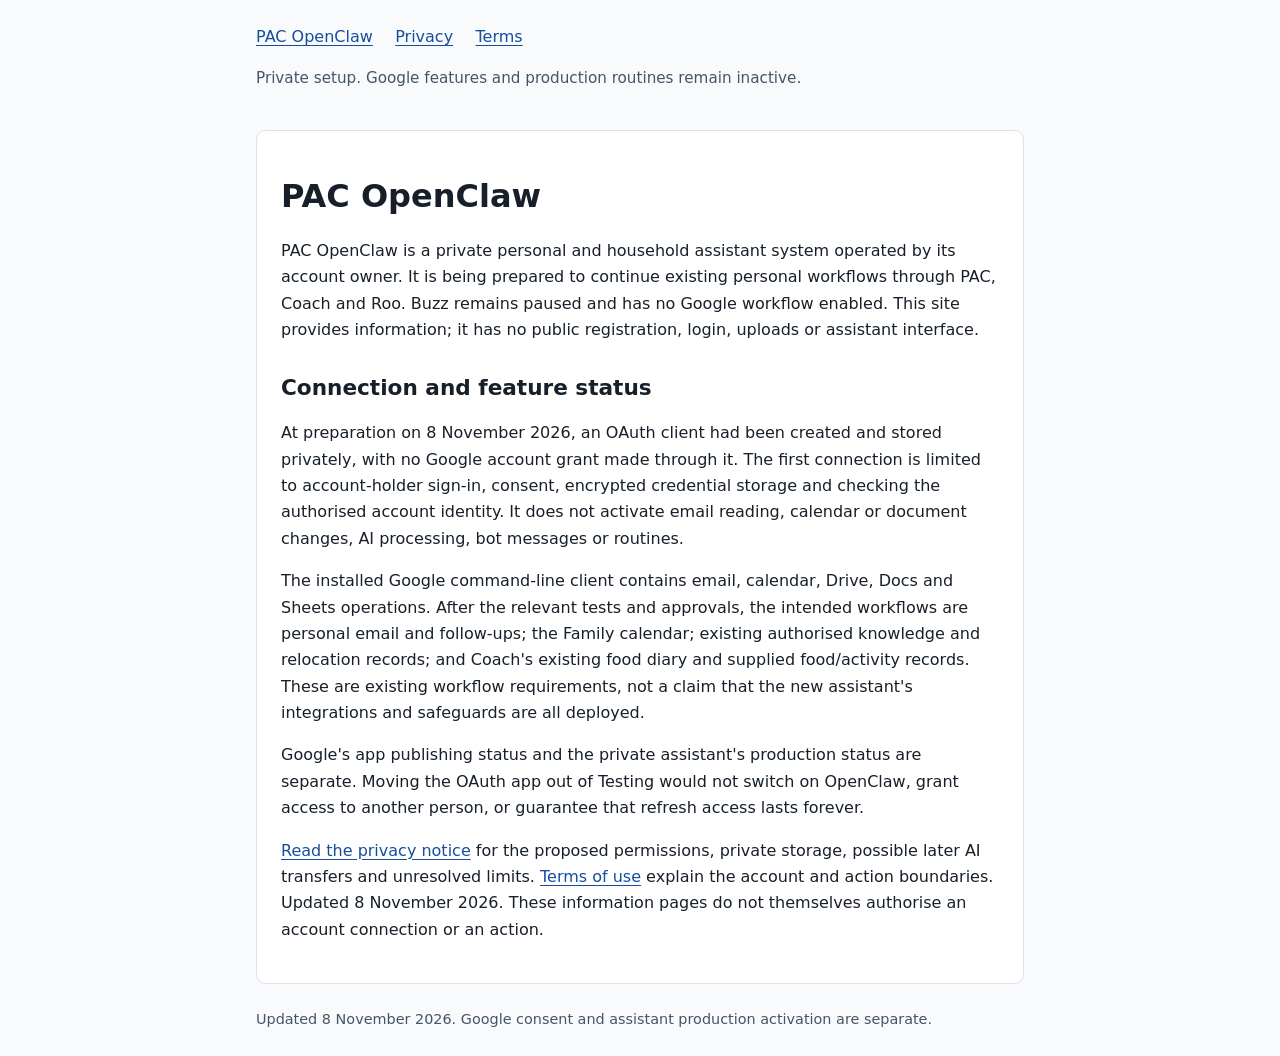
<file: index.html>
<!doctype html>
<html lang="en-GB"><head><meta charset="utf-8"><meta name="viewport" content="width=device-width,initial-scale=1"><meta name="description" content="Private PAC OpenClaw account connection, data handling and feature status."><title>PAC OpenClaw</title><link rel="stylesheet" href="styles.css"></head><body><header><nav aria-label="Information pages"><a href="index.html">PAC OpenClaw</a><a href="privacy.html">Privacy</a><a href="terms.html">Terms</a></nav><p class="status">Private setup. Google features and production routines remain inactive.</p></header><main><h1>PAC OpenClaw</h1>
<p>PAC OpenClaw is a private personal and household assistant system operated by its account owner. It is being prepared to continue existing personal workflows through PAC, Coach and Roo. Buzz remains paused and has no Google workflow enabled. This site provides information; it has no public registration, login, uploads or assistant interface.</p>
<h2>Connection and feature status</h2>
<p>At preparation on 8 November 2026, an OAuth client had been created and stored privately, with no Google account grant made through it. The first connection is limited to account-holder sign-in, consent, encrypted credential storage and checking the authorised account identity. It does not activate email reading, calendar or document changes, AI processing, bot messages or routines.</p>
<p>The installed Google command-line client contains email, calendar, Drive, Docs and Sheets operations. After the relevant tests and approvals, the intended workflows are personal email and follow-ups; the Family calendar; existing authorised knowledge and relocation records; and Coach&#x27;s existing food diary and supplied food/activity records. These are existing workflow requirements, not a claim that the new assistant&#x27;s integrations and safeguards are all deployed.</p>
<p>Google&#x27;s app publishing status and the private assistant&#x27;s production status are separate. Moving the OAuth app out of Testing would not switch on OpenClaw, grant access to another person, or guarantee that refresh access lasts forever.</p>
<p><a href="privacy.html">Read the privacy notice</a> for the proposed permissions, private storage, possible later AI transfers and unresolved limits. <a href="terms.html">Terms of use</a> explain the account and action boundaries. Updated 8 November 2026. These information pages do not themselves authorise an account connection or an action.</p></main><footer>Updated 8 November 2026. Google consent and assistant production activation are separate.</footer></body></html>
</file>
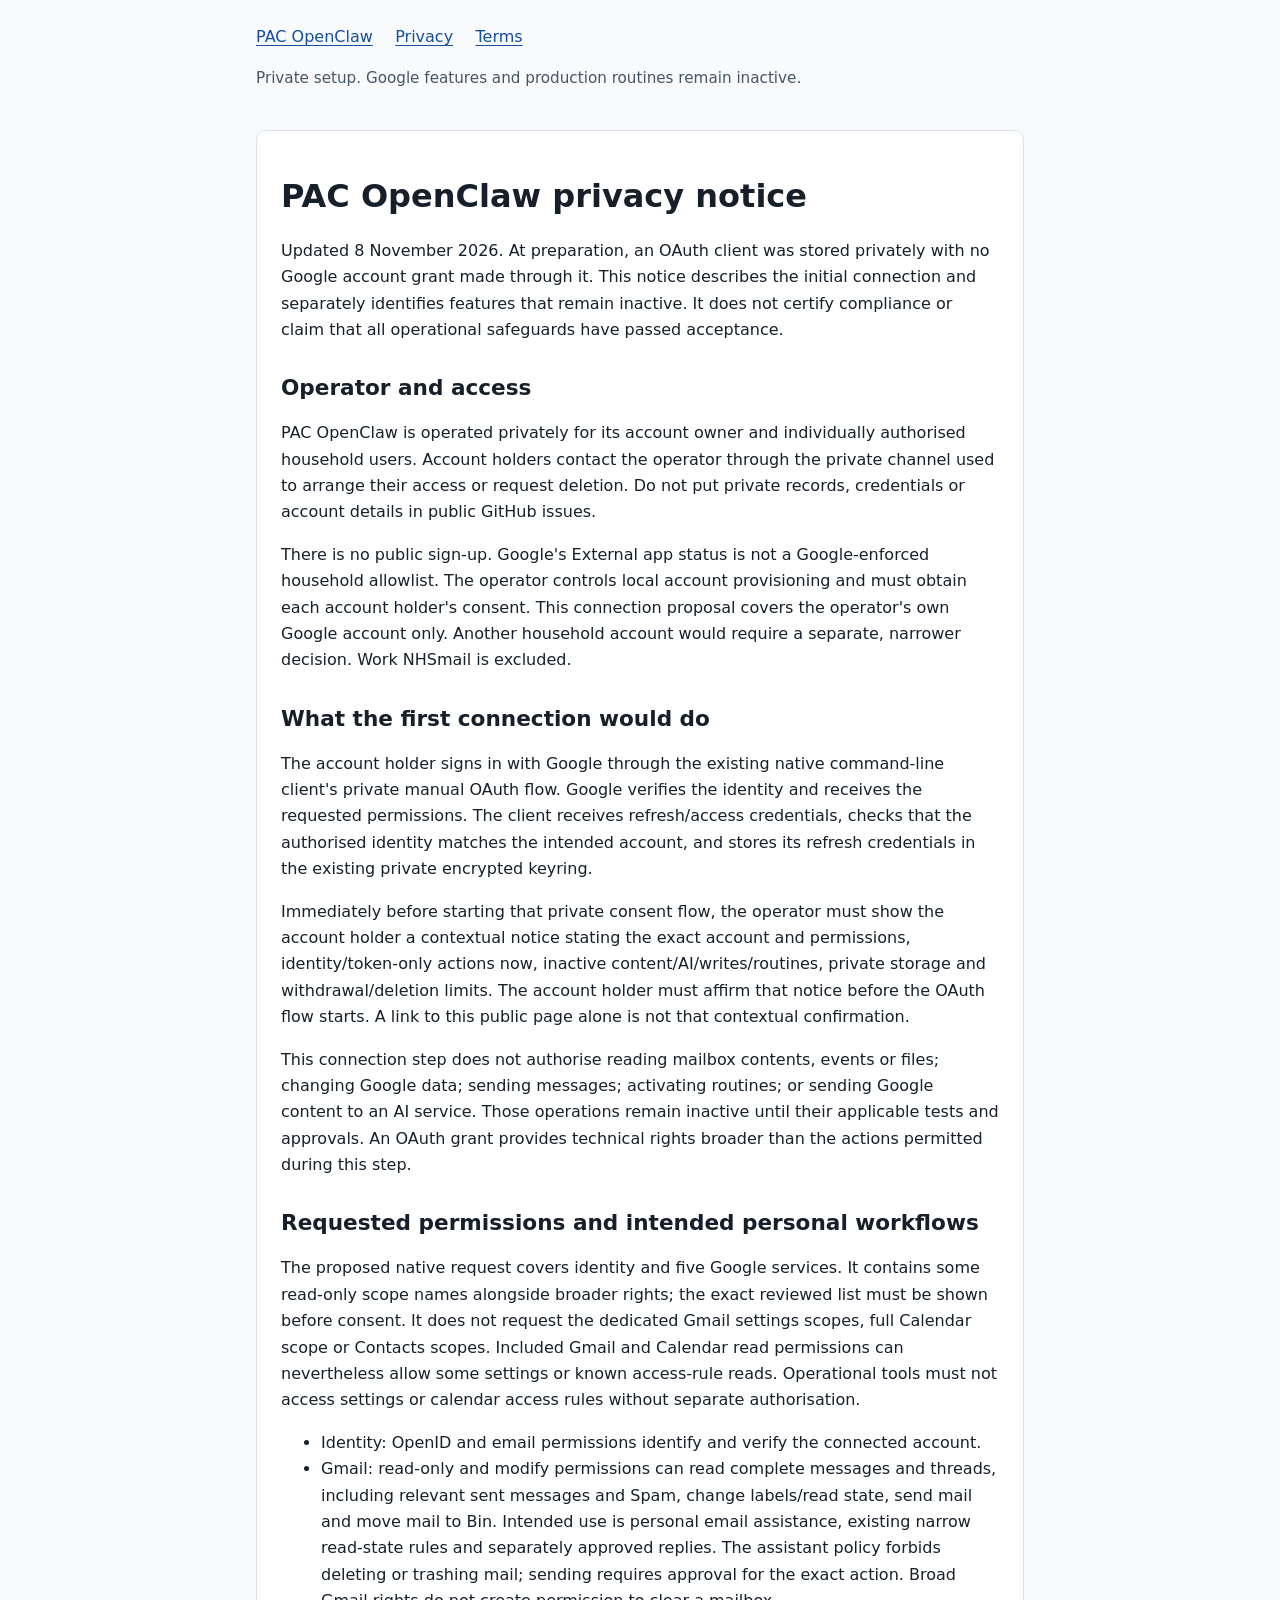
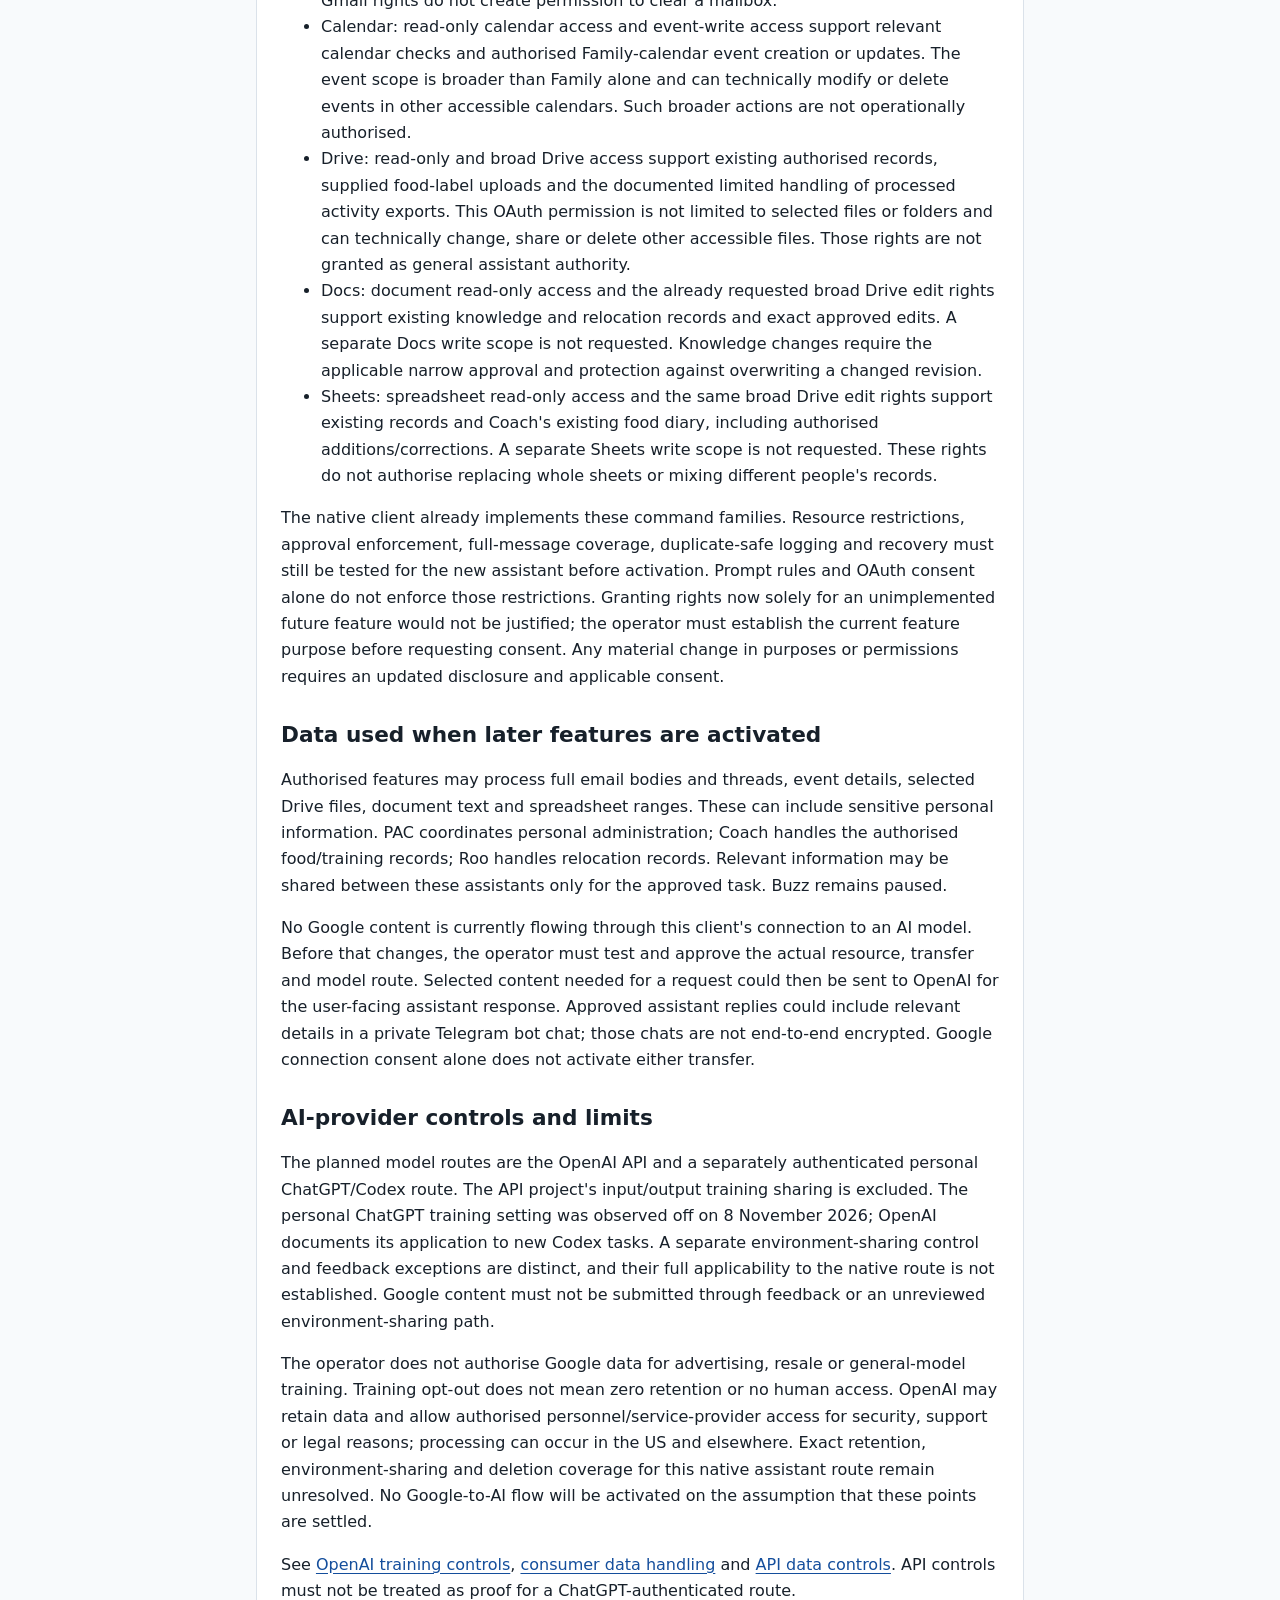
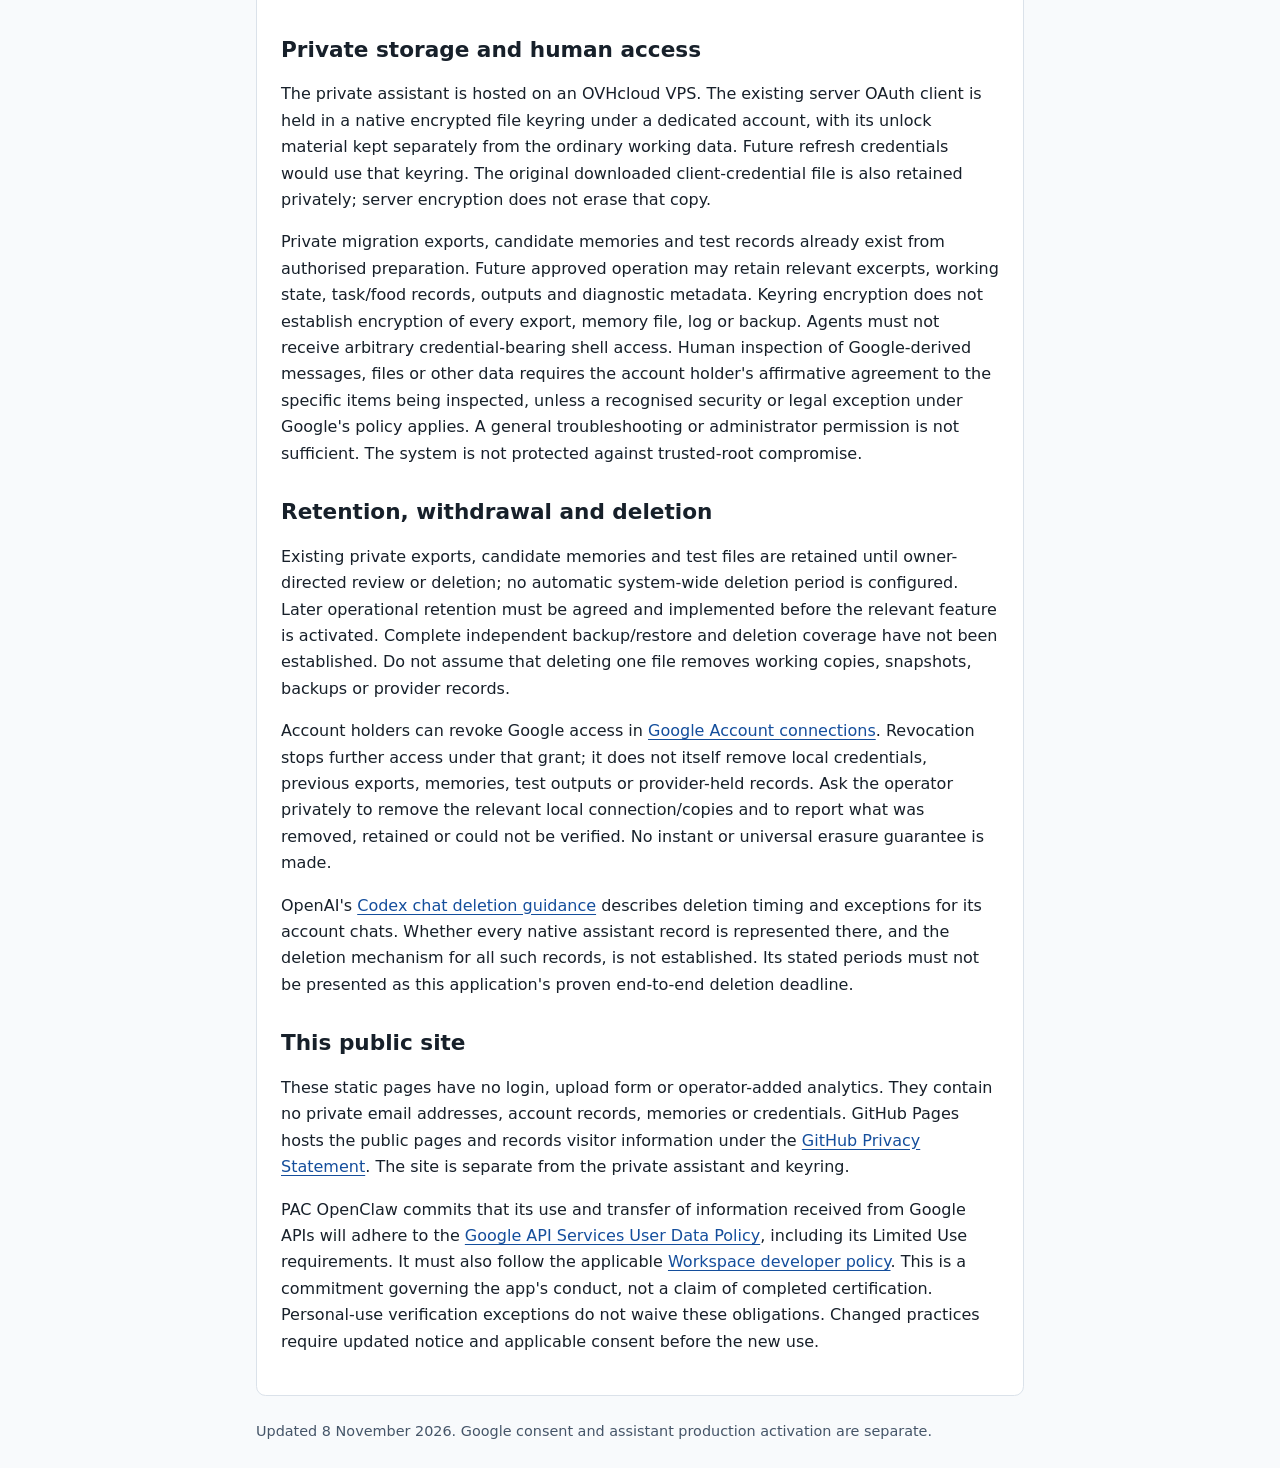
<file: privacy.html>
<!doctype html>
<html lang="en-GB"><head><meta charset="utf-8"><meta name="viewport" content="width=device-width,initial-scale=1"><meta name="description" content="Private PAC OpenClaw account connection, data handling and feature status."><title>PAC OpenClaw privacy notice</title><link rel="stylesheet" href="styles.css"></head><body><header><nav aria-label="Information pages"><a href="index.html">PAC OpenClaw</a><a href="privacy.html">Privacy</a><a href="terms.html">Terms</a></nav><p class="status">Private setup. Google features and production routines remain inactive.</p></header><main><h1>PAC OpenClaw privacy notice</h1>
<p>Updated 8 November 2026. At preparation, an OAuth client was stored privately with no Google account grant made through it. This notice describes the initial connection and separately identifies features that remain inactive. It does not certify compliance or claim that all operational safeguards have passed acceptance.</p>
<h2>Operator and access</h2>
<p>PAC OpenClaw is operated privately for its account owner and individually authorised household users. Account holders contact the operator through the private channel used to arrange their access or request deletion. Do not put private records, credentials or account details in public GitHub issues.</p>
<p>There is no public sign-up. Google&#x27;s External app status is not a Google-enforced household allowlist. The operator controls local account provisioning and must obtain each account holder&#x27;s consent. This connection proposal covers the operator&#x27;s own Google account only. Another household account would require a separate, narrower decision. Work NHSmail is excluded.</p>
<h2>What the first connection would do</h2>
<p>The account holder signs in with Google through the existing native command-line client&#x27;s private manual OAuth flow. Google verifies the identity and receives the requested permissions. The client receives refresh/access credentials, checks that the authorised identity matches the intended account, and stores its refresh credentials in the existing private encrypted keyring.</p>
<p>Immediately before starting that private consent flow, the operator must show the account holder a contextual notice stating the exact account and permissions, identity/token-only actions now, inactive content/AI/writes/routines, private storage and withdrawal/deletion limits. The account holder must affirm that notice before the OAuth flow starts. A link to this public page alone is not that contextual confirmation.</p>
<p>This connection step does not authorise reading mailbox contents, events or files; changing Google data; sending messages; activating routines; or sending Google content to an AI service. Those operations remain inactive until their applicable tests and approvals. An OAuth grant provides technical rights broader than the actions permitted during this step.</p>
<h2>Requested permissions and intended personal workflows</h2>
<p>The proposed native request covers identity and five Google services. It contains some read-only scope names alongside broader rights; the exact reviewed list must be shown before consent. It does not request the dedicated Gmail settings scopes, full Calendar scope or Contacts scopes. Included Gmail and Calendar read permissions can nevertheless allow some settings or known access-rule reads. Operational tools must not access settings or calendar access rules without separate authorisation.</p>
<ul><li>Identity: OpenID and email permissions identify and verify the connected account.</li><li>Gmail: read-only and modify permissions can read complete messages and threads, including relevant sent messages and Spam, change labels/read state, send mail and move mail to Bin. Intended use is personal email assistance, existing narrow read-state rules and separately approved replies. The assistant policy forbids deleting or trashing mail; sending requires approval for the exact action. Broad Gmail rights do not create permission to clear a mailbox.</li><li>Calendar: read-only calendar access and event-write access support relevant calendar checks and authorised Family-calendar event creation or updates. The event scope is broader than Family alone and can technically modify or delete events in other accessible calendars. Such broader actions are not operationally authorised.</li><li>Drive: read-only and broad Drive access support existing authorised records, supplied food-label uploads and the documented limited handling of processed activity exports. This OAuth permission is not limited to selected files or folders and can technically change, share or delete other accessible files. Those rights are not granted as general assistant authority.</li><li>Docs: document read-only access and the already requested broad Drive edit rights support existing knowledge and relocation records and exact approved edits. A separate Docs write scope is not requested. Knowledge changes require the applicable narrow approval and protection against overwriting a changed revision.</li><li>Sheets: spreadsheet read-only access and the same broad Drive edit rights support existing records and Coach&#x27;s existing food diary, including authorised additions/corrections. A separate Sheets write scope is not requested. These rights do not authorise replacing whole sheets or mixing different people&#x27;s records.</li></ul>
<p>The native client already implements these command families. Resource restrictions, approval enforcement, full-message coverage, duplicate-safe logging and recovery must still be tested for the new assistant before activation. Prompt rules and OAuth consent alone do not enforce those restrictions. Granting rights now solely for an unimplemented future feature would not be justified; the operator must establish the current feature purpose before requesting consent. Any material change in purposes or permissions requires an updated disclosure and applicable consent.</p>
<h2>Data used when later features are activated</h2>
<p>Authorised features may process full email bodies and threads, event details, selected Drive files, document text and spreadsheet ranges. These can include sensitive personal information. PAC coordinates personal administration; Coach handles the authorised food/training records; Roo handles relocation records. Relevant information may be shared between these assistants only for the approved task. Buzz remains paused.</p>
<p>No Google content is currently flowing through this client&#x27;s connection to an AI model. Before that changes, the operator must test and approve the actual resource, transfer and model route. Selected content needed for a request could then be sent to OpenAI for the user-facing assistant response. Approved assistant replies could include relevant details in a private Telegram bot chat; those chats are not end-to-end encrypted. Google connection consent alone does not activate either transfer.</p>
<h2>AI-provider controls and limits</h2>
<p>The planned model routes are the OpenAI API and a separately authenticated personal ChatGPT/Codex route. The API project&#x27;s input/output training sharing is excluded. The personal ChatGPT training setting was observed off on 8 November 2026; OpenAI documents its application to new Codex tasks. A separate environment-sharing control and feedback exceptions are distinct, and their full applicability to the native route is not established. Google content must not be submitted through feedback or an unreviewed environment-sharing path.</p>
<p>The operator does not authorise Google data for advertising, resale or general-model training. Training opt-out does not mean zero retention or no human access. OpenAI may retain data and allow authorised personnel/service-provider access for security, support or legal reasons; processing can occur in the US and elsewhere. Exact retention, environment-sharing and deletion coverage for this native assistant route remain unresolved. No Google-to-AI flow will be activated on the assumption that these points are settled.</p>
<p>See <a href="https://help.openai.com/en/articles/5722486-how-your-data-is-used-to-improve-model-performance">OpenAI training controls</a>, <a href="https://help.openai.com/en/articles/7039943-how-openai-handles-data-in-consumer-services">consumer data handling</a> and <a href="https://developers.openai.com/api/docs/guides/your-data">API data controls</a>. API controls must not be treated as proof for a ChatGPT-authenticated route.</p>
<h2>Private storage and human access</h2>
<p>The private assistant is hosted on an OVHcloud VPS. The existing server OAuth client is held in a native encrypted file keyring under a dedicated account, with its unlock material kept separately from the ordinary working data. Future refresh credentials would use that keyring. The original downloaded client-credential file is also retained privately; server encryption does not erase that copy.</p>
<p>Private migration exports, candidate memories and test records already exist from authorised preparation. Future approved operation may retain relevant excerpts, working state, task/food records, outputs and diagnostic metadata. Keyring encryption does not establish encryption of every export, memory file, log or backup. Agents must not receive arbitrary credential-bearing shell access. Human inspection of Google-derived messages, files or other data requires the account holder&#x27;s affirmative agreement to the specific items being inspected, unless a recognised security or legal exception under Google&#x27;s policy applies. A general troubleshooting or administrator permission is not sufficient. The system is not protected against trusted-root compromise.</p>
<h2>Retention, withdrawal and deletion</h2>
<p>Existing private exports, candidate memories and test files are retained until owner-directed review or deletion; no automatic system-wide deletion period is configured. Later operational retention must be agreed and implemented before the relevant feature is activated. Complete independent backup/restore and deletion coverage have not been established. Do not assume that deleting one file removes working copies, snapshots, backups or provider records.</p>
<p>Account holders can revoke Google access in <a href="https://myaccount.google.com/connections">Google Account connections</a>. Revocation stops further access under that grant; it does not itself remove local credentials, previous exports, memories, test outputs or provider-held records. Ask the operator privately to remove the relevant local connection/copies and to report what was removed, retained or could not be verified. No instant or universal erasure guarantee is made.</p>
<p>OpenAI&#x27;s <a href="https://help.openai.com/en/articles/20001333-archiving-and-deleting-codex-chats-in-the-chatgpt-app">Codex chat deletion guidance</a> describes deletion timing and exceptions for its account chats. Whether every native assistant record is represented there, and the deletion mechanism for all such records, is not established. Its stated periods must not be presented as this application&#x27;s proven end-to-end deletion deadline.</p>
<h2>This public site</h2>
<p>These static pages have no login, upload form or operator-added analytics. They contain no private email addresses, account records, memories or credentials. GitHub Pages hosts the public pages and records visitor information under the <a href="https://docs.github.com/en/site-policy/privacy-policies/github-general-privacy-statement">GitHub Privacy Statement</a>. The site is separate from the private assistant and keyring.</p>
<p>PAC OpenClaw commits that its use and transfer of information received from Google APIs will adhere to the <a href="https://developers.google.com/terms/api-services-user-data-policy">Google API Services User Data Policy</a>, including its Limited Use requirements. It must also follow the applicable <a href="https://developers.google.com/workspace/workspace-api-user-data-developer-policy">Workspace developer policy</a>. This is a commitment governing the app&#x27;s conduct, not a claim of completed certification. Personal-use verification exceptions do not waive these obligations. Changed practices require updated notice and applicable consent before the new use.</p></main><footer>Updated 8 November 2026. Google consent and assistant production activation are separate.</footer></body></html>
</file>
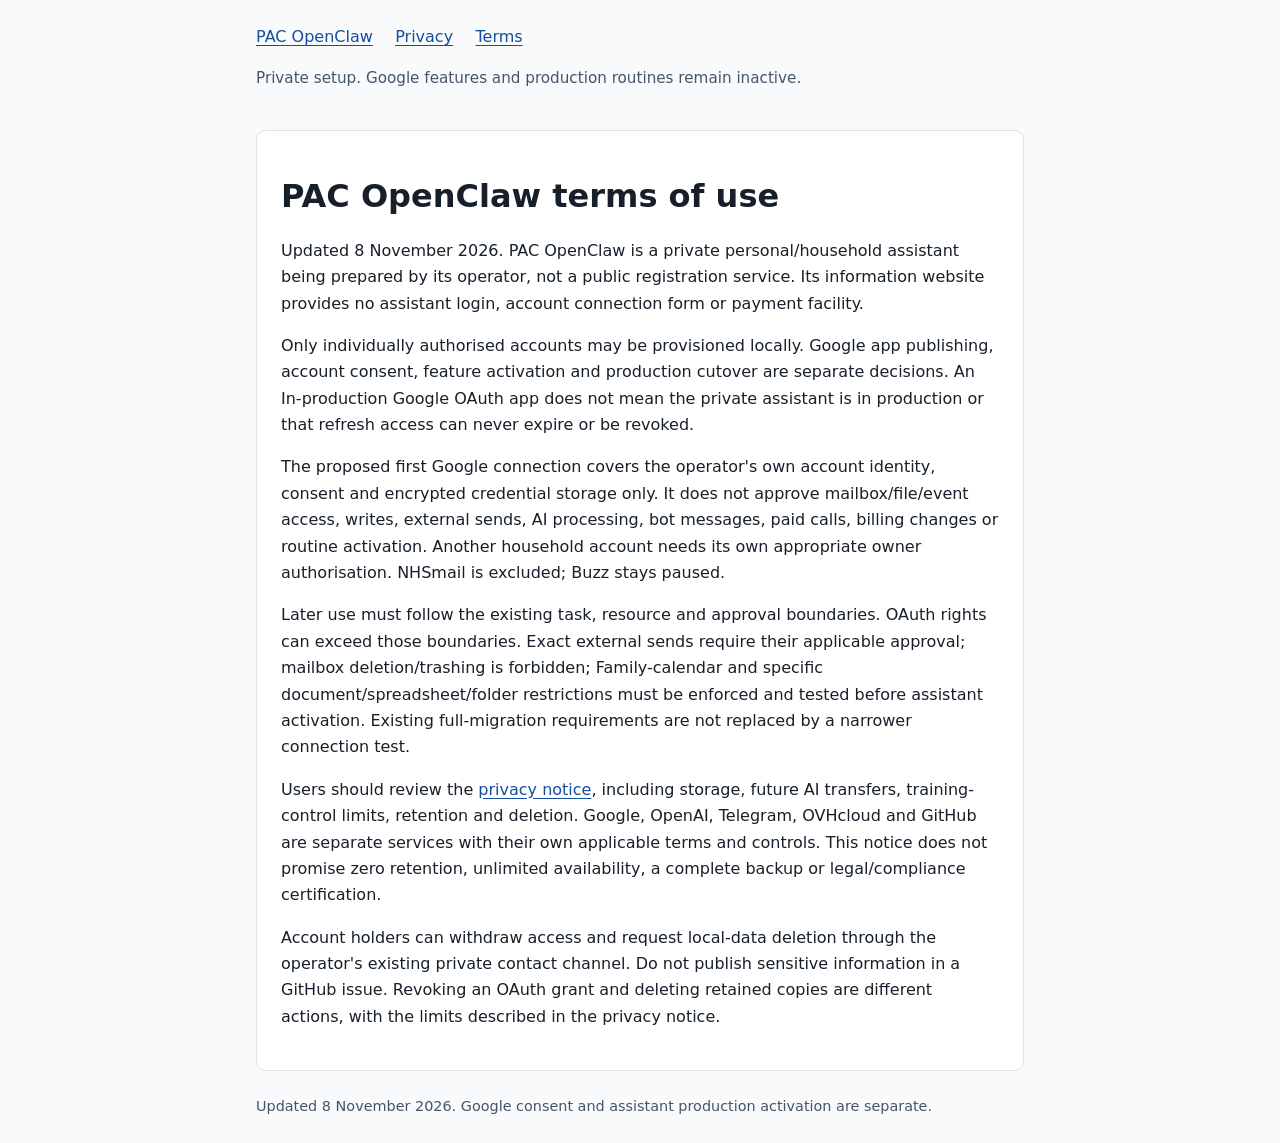
<file: terms.html>
<!doctype html>
<html lang="en-GB"><head><meta charset="utf-8"><meta name="viewport" content="width=device-width,initial-scale=1"><meta name="description" content="Private PAC OpenClaw account connection, data handling and feature status."><title>PAC OpenClaw terms of use</title><link rel="stylesheet" href="styles.css"></head><body><header><nav aria-label="Information pages"><a href="index.html">PAC OpenClaw</a><a href="privacy.html">Privacy</a><a href="terms.html">Terms</a></nav><p class="status">Private setup. Google features and production routines remain inactive.</p></header><main><h1>PAC OpenClaw terms of use</h1>
<p>Updated 8 November 2026. PAC OpenClaw is a private personal/household assistant being prepared by its operator, not a public registration service. Its information website provides no assistant login, account connection form or payment facility.</p>
<p>Only individually authorised accounts may be provisioned locally. Google app publishing, account consent, feature activation and production cutover are separate decisions. An In-production Google OAuth app does not mean the private assistant is in production or that refresh access can never expire or be revoked.</p>
<p>The proposed first Google connection covers the operator&#x27;s own account identity, consent and encrypted credential storage only. It does not approve mailbox/file/event access, writes, external sends, AI processing, bot messages, paid calls, billing changes or routine activation. Another household account needs its own appropriate owner authorisation. NHSmail is excluded; Buzz stays paused.</p>
<p>Later use must follow the existing task, resource and approval boundaries. OAuth rights can exceed those boundaries. Exact external sends require their applicable approval; mailbox deletion/trashing is forbidden; Family-calendar and specific document/spreadsheet/folder restrictions must be enforced and tested before assistant activation. Existing full-migration requirements are not replaced by a narrower connection test.</p>
<p>Users should review the <a href="privacy.html">privacy notice</a>, including storage, future AI transfers, training-control limits, retention and deletion. Google, OpenAI, Telegram, OVHcloud and GitHub are separate services with their own applicable terms and controls. This notice does not promise zero retention, unlimited availability, a complete backup or legal/compliance certification.</p>
<p>Account holders can withdraw access and request local-data deletion through the operator&#x27;s existing private contact channel. Do not publish sensitive information in a GitHub issue. Revoking an OAuth grant and deleting retained copies are different actions, with the limits described in the privacy notice.</p></main><footer>Updated 8 November 2026. Google consent and assistant production activation are separate.</footer></body></html>
</file>
<file: styles.css>
:root{font-family:system-ui,sans-serif;color:#17202a;background:#f8fafc;line-height:1.65}body{margin:0}header,main,footer{max-width:48rem;margin:auto;padding:1.5rem}nav{display:flex;gap:1.4rem;flex-wrap:wrap}a{color:#144e9c;text-underline-offset:.18em}a:focus-visible{outline:3px solid #d97706;outline-offset:4px}main{background:white;border:1px solid #dbe2ea;border-radius:.6rem;box-sizing:border-box}h1,h2{line-height:1.25}h1{font-size:2rem}h2{font-size:1.35rem;margin-top:2rem}.status{font-size:.95rem;color:#455568}footer{font-size:.9rem;color:#455568}@media(max-width:40rem){header,main,footer{padding:1.2rem}main{border-radius:0}}
</file>
